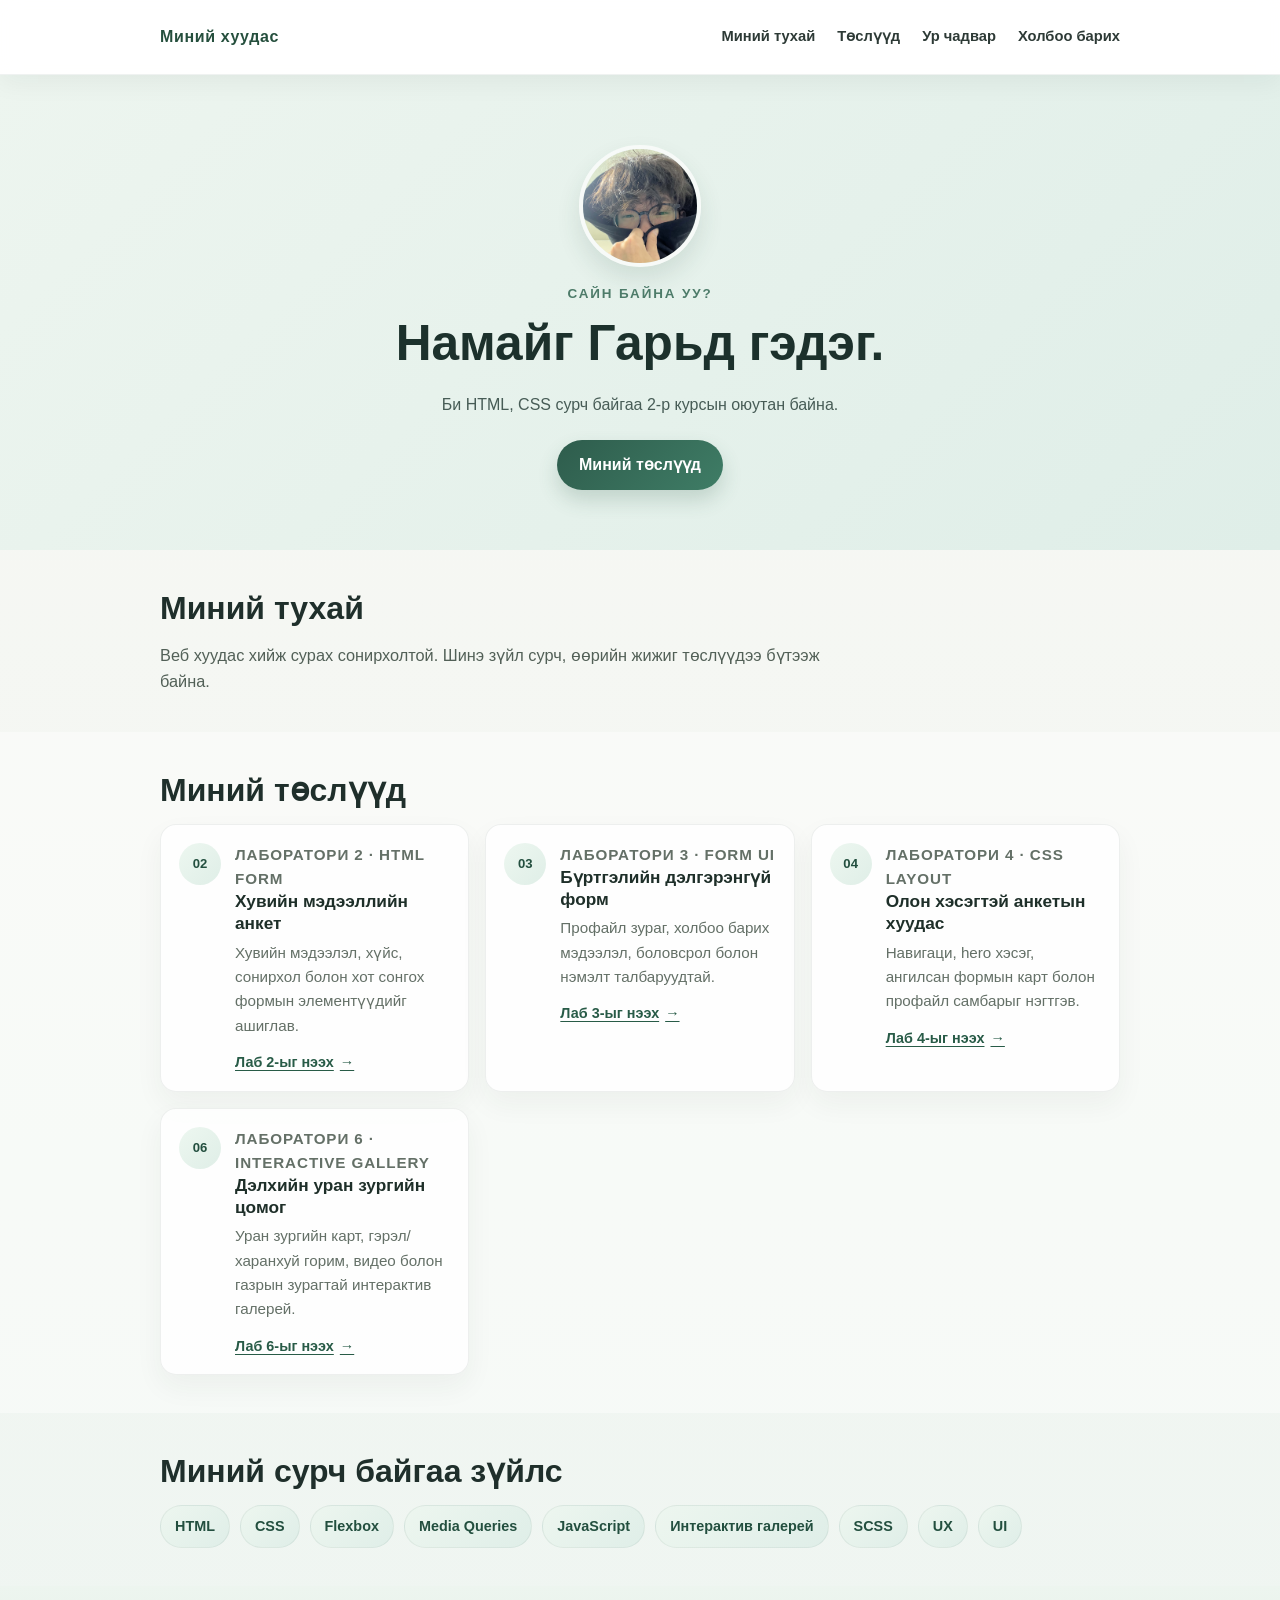
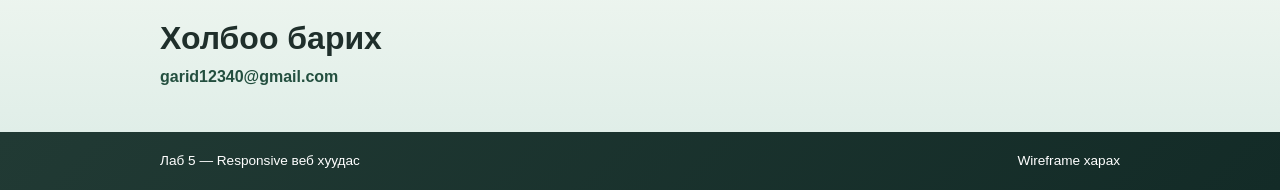
<file: index.html>
<!DOCTYPE html>
<html lang="mn">
<head>
  <meta charset="UTF-8">
  <meta name="viewport" content="width=device-width, initial-scale=1">
  <title>Лаб 5 | Миний танилцуулга</title>
  <link rel="stylesheet" href="lab5.css">
</head>
<body>
  <header class="site-header">
    <div class="container header-inner">
      <a class="logo" href="#home">Миний хуудас</a>

      <input class="menu-toggle" type="checkbox" id="menu-toggle" aria-label="Навигацийн цэс нээх">
      <label class="menu-button" for="menu-toggle" aria-hidden="true">
        <span></span><span></span><span></span>
      </label>

      <nav class="main-nav" aria-label="Үндсэн цэс">
        <a href="#about">Миний тухай</a>
        <a href="#projects">Төслүүд</a>
        <a href="#skills">Ур чадвар</a>
        <a href="#contact">Холбоо барих</a>
      </nav>
    </div>
  </header>

  <main id="home">
    <section class="intro">
      <div class="container intro-content">
        <img class="profile-photo" src="image.jpg" alt="Миний зураг">
        <p class="small-title">Сайн байна уу?</p>
        <h1>Намайг Гарьд гэдэг.</h1>
        <p class="intro-text">Би HTML, CSS сурч байгаа 2-р курсын оюутан байна.</p>
        <a class="button" href="#projects">Миний төслүүд</a>
      </div>
    </section>

    <section class="section" id="about">
      <div class="container about-content">
        <h2>Миний тухай</h2>
        <p>Веб хуудас хийж сурах сонирхолтой. Шинэ зүйл сурч, өөрийн жижиг төслүүдээ бүтээж байна.</p>
      </div>
    </section>

    <section class="section section-soft" id="projects">
      <div class="container">
        <h2>Миний төслүүд</h2>
        <div class="project-list">
          <article class="project-card">
            <span class="project-number">02</span>
            <div class="project-copy">
              <p class="project-label">Лаборатори 2 · HTML Form</p>
              <h3>Хувийн мэдээллийн анкет</h3>
              <p>Хувийн мэдээлэл, хүйс, сонирхол болон хот сонгох формын элементүүдийг ашиглав.</p>
              <a class="project-link" href="lab2taniltsuulga.html">Лаб 2-ыг нээх <span aria-hidden="true">→</span></a>
            </div>
          </article>
          <article class="project-card">
            <span class="project-number">03</span>
            <div class="project-copy">
              <p class="project-label">Лаборатори 3 · Form UI</p>
              <h3>Бүртгэлийн дэлгэрэнгүй форм</h3>
              <p>Профайл зураг, холбоо барих мэдээлэл, боловсрол болон нэмэлт талбаруудтай.</p>
              <a class="project-link" href="lab3.html">Лаб 3-ыг нээх <span aria-hidden="true">→</span></a>
            </div>
          </article>
          <article class="project-card">
            <span class="project-number">04</span>
            <div class="project-copy">
              <p class="project-label">Лаборатори 4 · CSS Layout</p>
              <h3>Олон хэсэгтэй анкетын хуудас</h3>
              <p>Навигаци, hero хэсэг, ангилсан формын карт болон профайл самбарыг нэгтгэв.</p>
              <a class="project-link" href="lab4.html">Лаб 4-ыг нээх <span aria-hidden="true">→</span></a>
            </div>
          </article>
          <article class="project-card">
            <span class="project-number">06</span>
            <div class="project-copy">
              <p class="project-label">Лаборатори 6 · Interactive Gallery</p>
              <h3>Дэлхийн уран зургийн цомог</h3>
              <p>Уран зургийн карт, гэрэл/харанхуй горим, видео болон газрын зурагтай интерактив галерей.</p>
              <a class="project-link" href="lab6-gallery.html">Лаб 6-ыг нээх <span aria-hidden="true">→</span></a>
            </div>
          </article>
        </div>
      </div>
    </section>

    <section class="section" id="skills">
      <div class="container">
        <h2>Миний сурч байгаа зүйлс</h2>
        <ul class="skill-list">
          <li>HTML</li>
          <li>CSS</li>
          <li>Flexbox</li>
          <li>Media Queries</li>
          <li>JavaScript</li>
          <li>Интерактив галерей</li>
          <li>SCSS</li>
          <li>UX</li>
          <li>UI</li>
        </ul>
      </div>
    </section>

    <section class="contact-section" id="contact">
      <div class="container">
        <h2>Холбоо барих</h2>
        <p><a href="mailto:example@mail.mn">garid12340@gmail.com</a></p>
      </div>
    </section>
  </main>

  <footer class="site-footer">
    <div class="container footer-content">
      <p>Лаб 5 — Responsive веб хуудас</p>
      <a href="lab5-wireframe.html">Wireframe харах</a>
    </div>
  </footer>
</body>
</html>
</file>
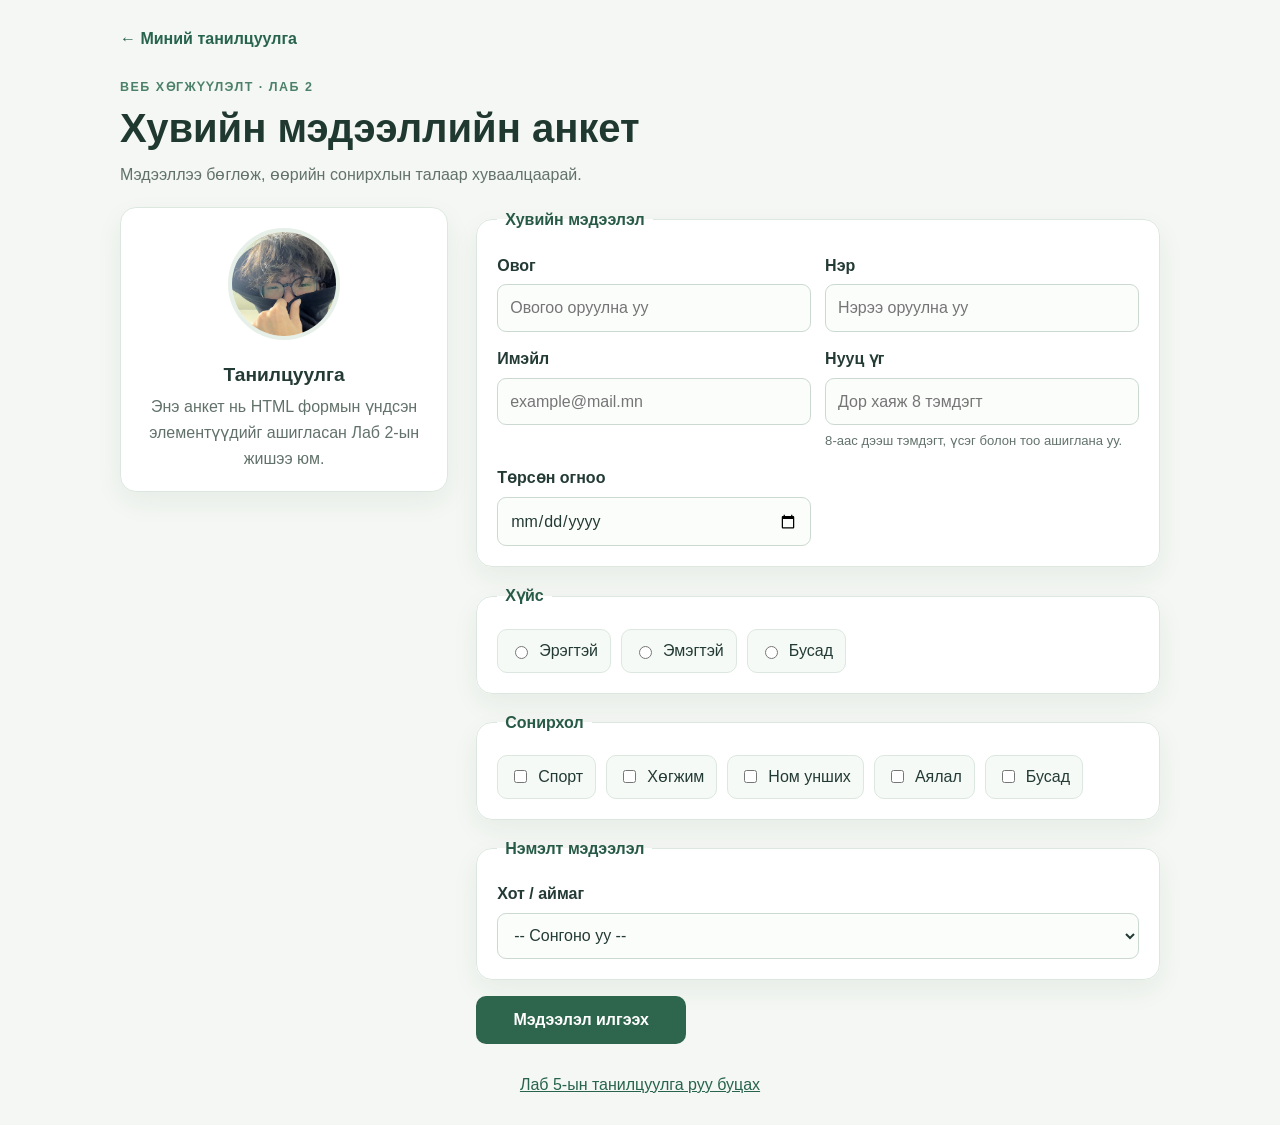
<file: lab2taniltsuulga.html>
<!DOCTYPE html>
<html lang="mn">
<head>
  <meta charset="UTF-8">
  <meta name="viewport" content="width=device-width, initial-scale=1">
  <meta name="description" content="Лаб 2: Хувийн мэдээлэл оруулах анкетын жишээ.">
  <title>Лаб 2 | Хувийн мэдээллийн анкет</title>
  <link rel="stylesheet" href="lab2.css">
</head>
<body>
  <header class="page-header">
    <a class="back-link" href="lab5.html">← Миний танилцуулга</a>
    <p class="eyebrow">ВЕБ ХӨГЖҮҮЛЭЛТ · ЛАБ 2</p>
    <h1>Хувийн мэдээллийн анкет</h1>
    <p class="lead">Мэдээллээ бөглөж, өөрийн сонирхлын талаар хуваалцаарай.</p>
  </header>

  <main class="page-layout">
    <aside class="profile-card" aria-label="Танилцуулга">
      <img src="image.jpg" alt="Профайлын зураг" class="profile-image">
      <h2>Танилцуулга</h2>
      <p>Энэ анкет нь HTML формын үндсэн элементүүдийг ашигласан Лаб 2-ын жишээ юм.</p>
    </aside>

    <form class="profile-form" action="#" method="post">
      <fieldset class="form-card">
        <legend>Хувийн мэдээлэл</legend>
        <div class="fields">
          <div class="field">
            <label for="surname">Овог</label>
            <input id="surname" name="surname" type="text" autocomplete="family-name"
                   placeholder="Овогоо оруулна уу" minlength="2" required>
          </div>
          <div class="field">
            <label for="name">Нэр</label>
            <input id="name" name="name" type="text" autocomplete="given-name"
                   placeholder="Нэрээ оруулна уу" minlength="2" required>
          </div>
          <div class="field">
            <label for="email">Имэйл</label>
            <input id="email" name="email" type="email" autocomplete="email"
                   placeholder="example@mail.mn" required>
          </div>
          <div class="field">
            <label for="password">Нууц үг</label>
            <input id="password" name="password" type="password" autocomplete="new-password"
                   placeholder="Дор хаяж 8 тэмдэгт" minlength="8"
                   pattern="(?=.*\d)(?=.*[a-zA-Z]).{8,}"
                   title="Дор хаяж 8 тэмдэгт, үсэг болон тоо агуулсан байх ёстой" required>
            <small>8-аас дээш тэмдэгт, үсэг болон тоо ашиглана уу.</small>
          </div>
          <div class="field">
            <label for="birthdate">Төрсөн огноо</label>
            <input id="birthdate" name="birthdate" type="date" required>
          </div>
        </div>
      </fieldset>

      <fieldset class="form-card">
        <legend>Хүйс</legend>
        <div class="choice-list">
          <label class="choice"><input type="radio" name="gender" value="male" required> Эрэгтэй</label>
          <label class="choice"><input type="radio" name="gender" value="female"> Эмэгтэй</label>
          <label class="choice"><input type="radio" name="gender" value="other"> Бусад</label>
        </div>
      </fieldset>

      <fieldset class="form-card">
        <legend>Сонирхол</legend>
        <div class="choice-list">
          <label class="choice"><input type="checkbox" name="interests" value="sport"> Спорт</label>
          <label class="choice"><input type="checkbox" name="interests" value="music"> Хөгжим</label>
          <label class="choice"><input type="checkbox" name="interests" value="reading"> Ном унших</label>
          <label class="choice"><input type="checkbox" name="interests" value="travel"> Аялал</label>
          <label class="choice"><input type="checkbox" name="interests" value="other"> Бусад</label>
        </div>
      </fieldset>

      <fieldset class="form-card">
        <legend>Нэмэлт мэдээлэл</legend>
        <div class="field">
          <label for="city">Хот / аймаг</label>
          <select id="city" name="city" required>
            <option value="">-- Сонгоно уу --</option>
            <option value="ulaanbaatar">Улаанбаатар</option>
            <option value="darkhan">Дархан</option>
            <option value="erdenet">Эрдэнэт</option>
            <option value="other">Бусад</option>
          </select>
        </div>
      </fieldset>

      <button class="submit-button" type="submit">Мэдээлэл илгээх</button>
    </form>
  </main>

  <footer class="page-footer">
    <a href="lab5.html">Лаб 5-ын танилцуулга руу буцах</a>
  </footer>
</body>
</html>
</file>
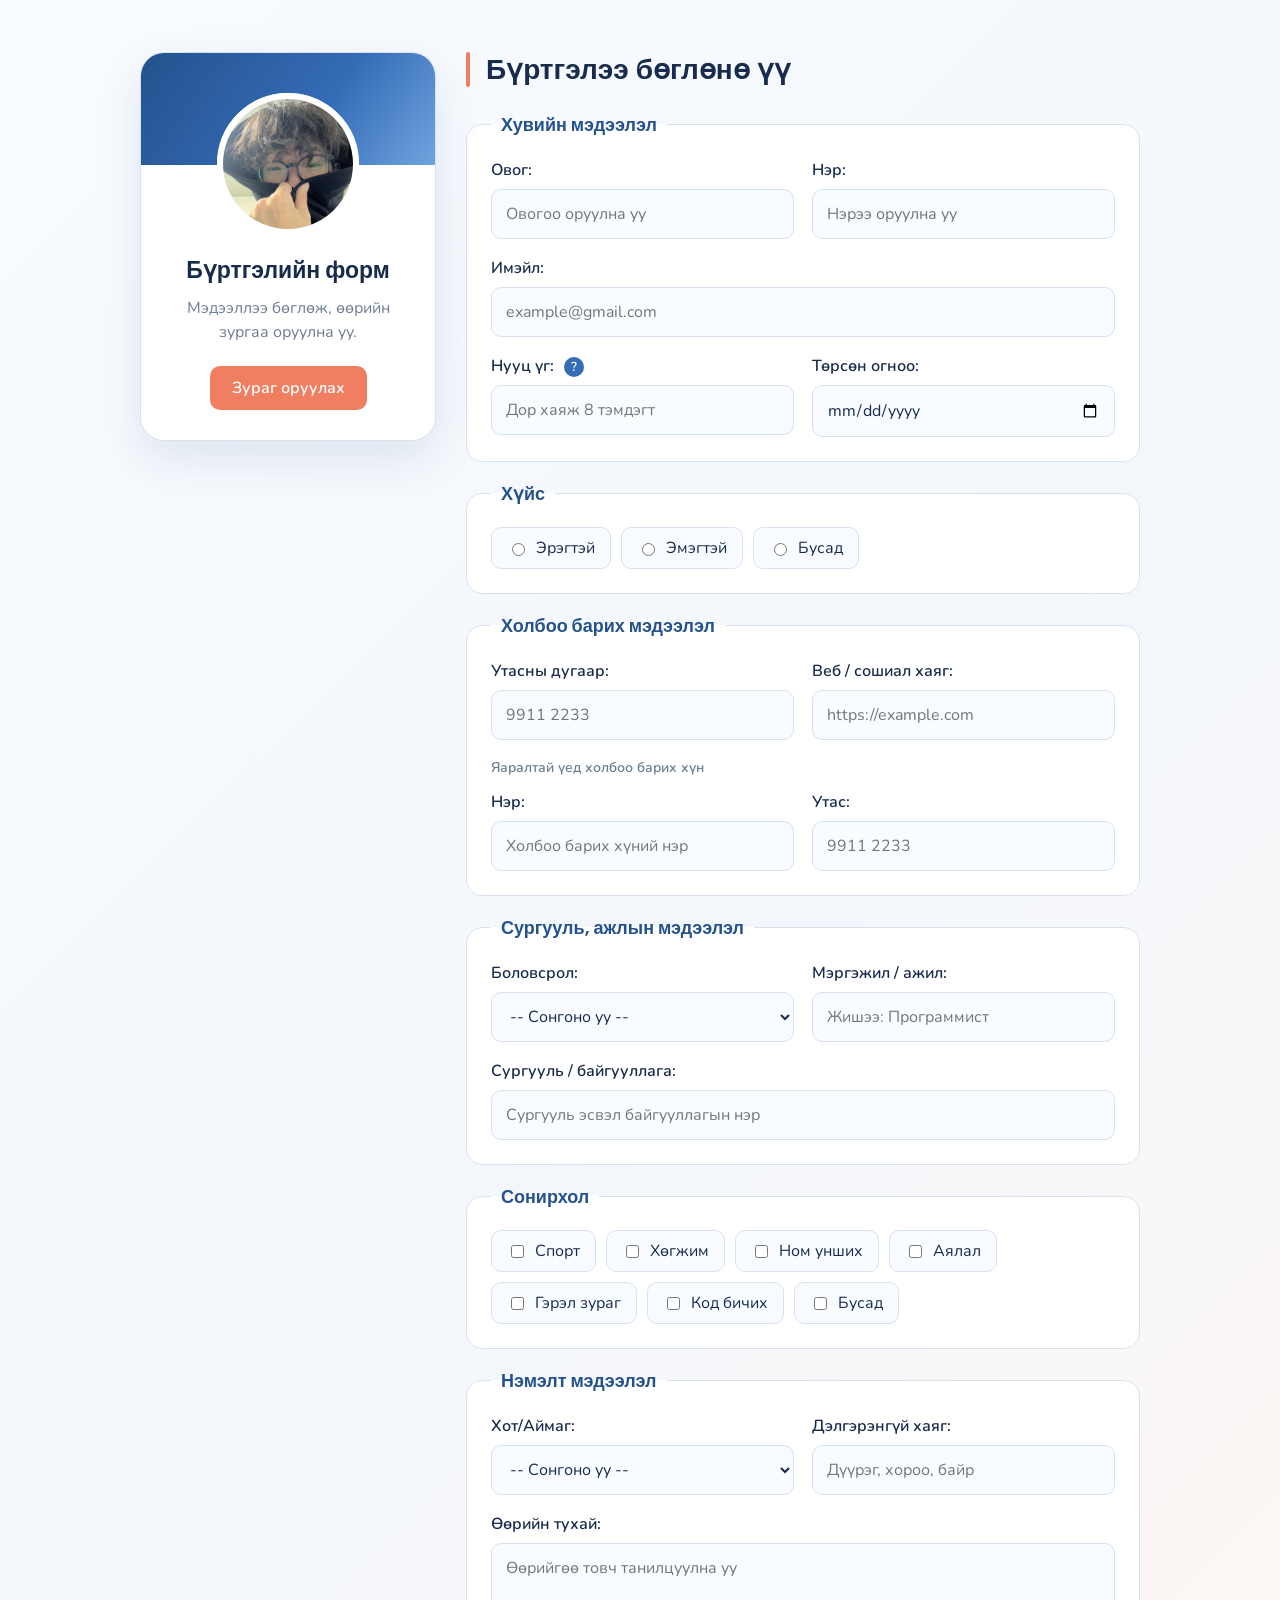
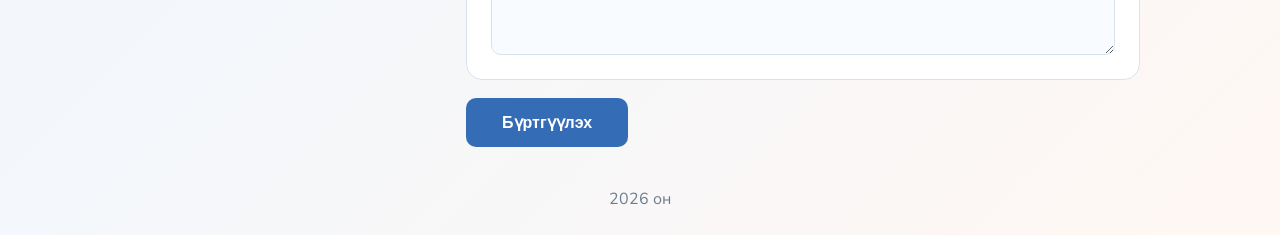
<file: lab3.html>
<!DOCTYPE html>
<html lang="mn">
<head>
  <meta charset="UTF-8">
  <meta name="viewport" content="width=device-width, initial-scale=1">
  <title>Lab3 - Бүртгэлийн форм</title>
  <link href="https://fonts.googleapis.com/css2?family=Poppins:wght@600&family=Nunito:wght@400;600&display=swap" rel="stylesheet">
  <link rel="stylesheet" href="lab3.css">
</head>
<body>
<main class="layout">

  <aside class="profile">
    <div class="profile-banner"></div>
    <div class="avatar">
      <img id="avatarImg" class="avatar-img" src="image.jpg" alt="Миний зураг" onerror="this.style.visibility='hidden'">
    </div>
    <h1 class="profile-title">Бүртгэлийн форм</h1>
    <p class="profile-text">Мэдээллээ бөглөж, өөрийн зургаа оруулна уу.</p>
    <label class="photo-btn">Зураг оруулах
      <input type="file" id="photo" class="visually-hidden" accept="image/*">
    </label>
  </aside>

  <form class="form" action="#" method="post">
    <header class="form-intro"><h2>Бүртгэлээ бөглөнө үү</h2></header>

    <fieldset class="card">
      <legend class="card-title">Хувийн мэдээлэл</legend>
      <div class="row">
        <div class="field">
          <label for="surname">Овог:</label>
          <input class="input" id="surname" name="surname" placeholder="Овогоо оруулна уу" required minlength="2">
        </div>
        <div class="field">
          <label for="name">Нэр:</label>
          <input class="input" id="name" name="name" placeholder="Нэрээ оруулна уу" required minlength="2">
        </div>
      </div>
      <div class="field">
        <label for="email">Имэйл:</label>
        <input class="input" type="email" id="email" name="email" placeholder="example@gmail.com" required>
      </div>
      <div class="row">
        <div class="field">
          <label for="password">Нууц үг:
            <span class="tooltip" tabindex="0">?
              <span class="tooltip-text">Дор хаяж 8 тэмдэгт, үсэг болон тоо агуулсан байх ёстой</span>
            </span>
          </label>
          <input class="input" type="password" id="password" name="password" placeholder="Дор хаяж 8 тэмдэгт"
                 required pattern="(?=.*\d)(?=.*[a-zA-Z]).{8,}">
        </div>
        <div class="field">
          <label for="birthdate">Төрсөн огноо:</label>
          <input class="input" type="date" id="birthdate" name="birthdate" required>
        </div>
      </div>
    </fieldset>

    <fieldset class="card">
      <legend class="card-title">Хүйс</legend>
      <div class="choice-group">
        <label class="choice"><input type="radio" name="gender" value="male" required> Эрэгтэй</label>
        <label class="choice"><input type="radio" name="gender" value="female"> Эмэгтэй</label>
        <label class="choice"><input type="radio" name="gender" value="other"> Бусад</label>
      </div>
    </fieldset>

    <fieldset class="card">
      <legend class="card-title">Холбоо барих мэдээлэл</legend>
      <div class="row">
        <div class="field">
          <label for="phone">Утасны дугаар:</label>
          <input class="input" type="tel" id="phone" name="phone" placeholder="9911 2233" pattern="[0-9\s+()-]{8,}" required>
        </div>
        <div class="field">
          <label for="social">Веб / сошиал хаяг:</label>
          <input class="input" type="url" id="social" name="social" placeholder="https://example.com">
        </div>
      </div>
      <div class="subsection-title">Яаралтай үед холбоо барих хүн</div>
      <div class="row">
        <div class="field">
          <label for="emergency-name">Нэр:</label>
          <input class="input" id="emergency-name" name="emergency-name" placeholder="Холбоо барих хүний нэр">
        </div>
        <div class="field">
          <label for="emergency-phone">Утас:</label>
          <input class="input" type="tel" id="emergency-phone" name="emergency-phone" placeholder="9911 2233" pattern="[0-9\s+()-]{8,}">
        </div>
      </div>
    </fieldset>

    <fieldset class="card">
      <legend class="card-title">Сургууль, ажлын мэдээлэл</legend>
      <div class="row">
        <div class="field">
          <label for="education">Боловсрол:</label>
          <select class="input" id="education" name="education" required>
            <option value="">-- Сонгоно уу --</option>
            <option>Бүрэн дунд</option>
            <option>Оюутан</option>
            <option>Бакалавр</option>
            <option>Магистр</option>
            <option>Бусад</option>
          </select>
        </div>
        <div class="field">
          <label for="occupation">Мэргэжил / ажил:</label>
          <input class="input" id="occupation" name="occupation" placeholder="Жишээ: Программист" required minlength="2">
        </div>
      </div>
      <div class="field">
        <label for="school">Сургууль / байгууллага:</label>
        <input class="input" id="school" name="school" placeholder="Сургууль эсвэл байгууллагын нэр">
      </div>
    </fieldset>

    <fieldset class="card">
      <legend class="card-title">Сонирхол</legend>
      <div class="choice-group">
        <label class="choice"><input type="checkbox" name="interests" value="sport"> Спорт</label>
        <label class="choice"><input type="checkbox" name="interests" value="music"> Хөгжим</label>
        <label class="choice"><input type="checkbox" name="interests" value="reading"> Ном унших</label>
        <label class="choice"><input type="checkbox" name="interests" value="travel"> Аялал</label>
        <label class="choice"><input type="checkbox" name="interests" value="photography"> Гэрэл зураг</label>
        <label class="choice"><input type="checkbox" name="interests" value="coding"> Код бичих</label>
        <label class="choice"><input type="checkbox" name="interests" value="other"> Бусад</label>
      </div>
    </fieldset>

    <fieldset class="card">
      <legend class="card-title">Нэмэлт мэдээлэл</legend>
      <div class="row">
        <div class="field">
          <label for="city">Хот/Аймаг:</label>
          <select class="input" id="city" name="city" required>
            <option value="">-- Сонгоно уу --</option>
            <option>Улаанбаатар</option>
            <option>Дархан</option>
            <option>Эрдэнэт</option>
            <option>Бусад</option>
          </select>
        </div>
        <div class="field">
          <label for="address">Дэлгэрэнгүй хаяг:</label>
          <input class="input" id="address" name="address" placeholder="Дүүрэг, хороо, байр">
        </div>
      </div>
      <div class="field">
        <label for="bio">Өөрийн тухай:</label>
        <textarea class="input" id="bio" name="bio" placeholder="Өөрийгөө товч танилцуулна уу"></textarea>
      </div>
    </fieldset>

    <button class="btn" type="submit">Бүртгүүлэх</button>
  </form>
</main>

<footer class="footer">2026 он</footer>

<script>
  photo.onchange = e => {
    avatarImg.src = URL.createObjectURL(e.target.files[0]);
    avatarImg.style.visibility = 'visible';
  };
</script>
</body>
</html>
</file>
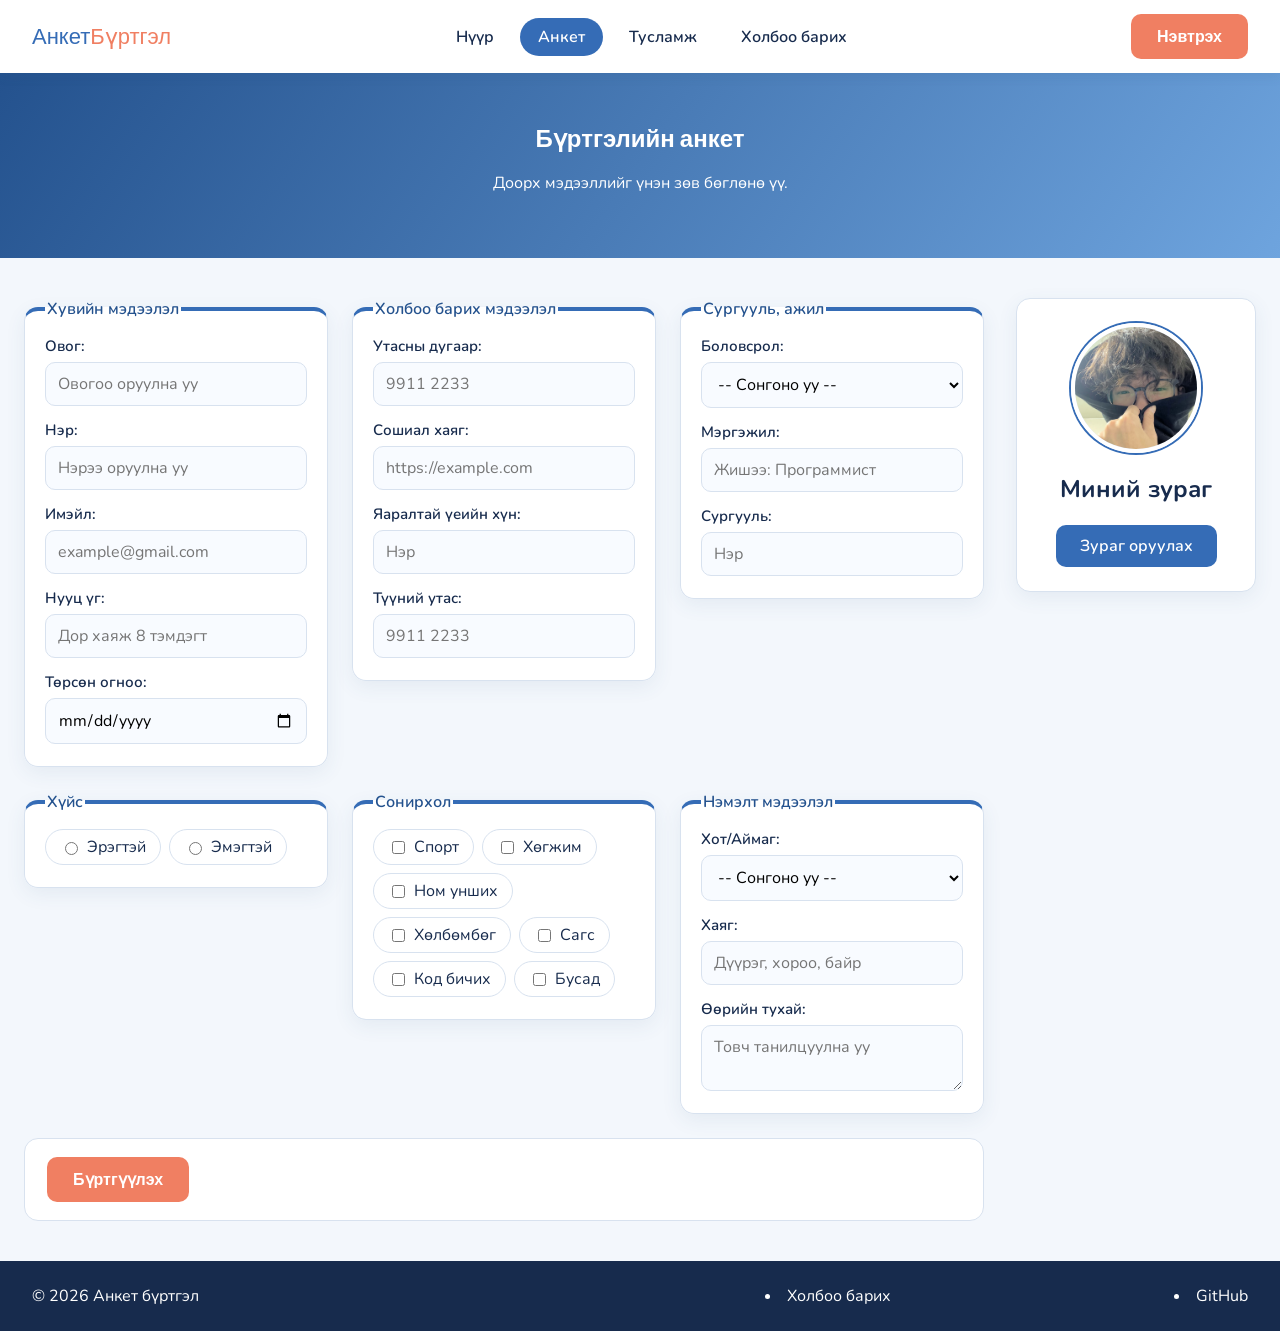
<file: lab4.html>
<!DOCTYPE html>
<html lang="mn">
<head>
  <meta charset="UTF-8">
  <meta name="viewport" content="width=device-width, initial-scale=1">
  <title>Lab4 - Бүртгэлийн анкет</title>
  <link href="https://fonts.googleapis.com/css2?family=Poppins:wght@600&family=Nunito:wght@400;600&display=swap" rel="stylesheet">
  <link rel="stylesheet" href="lab4.css">
</head>
<body>

  <header class="site-header">
    <a class="logo" href="#">Анкет<span>Бүртгэл</span></a>
    <nav class="nav" aria-label="Үндсэн цэс">
      <ul class="nav-list">
        <li><a class="nav-link" href="#">Нүүр</a></li>
        <li><a class="nav-link active" href="#">Анкет</a></li>
        <li><a class="nav-link" href="#">Тусламж</a></li>
        <li><a class="nav-link" href="#">Холбоо барих</a></li>
      </ul>
    </nav>
    <a class="btn" href="#">Нэвтрэх</a>
  </header>

  <section class="hero">
    <h1>Бүртгэлийн анкет</h1>
    <p>Доорх мэдээллийг үнэн зөв бөглөнө үү.</p>
  </section>

  <div class="layout">
    <main class="content">
      <form class="form" action="#" method="post">
        <div class="cards">

          <fieldset class="card">
            <legend class="card-title">Хувийн мэдээлэл</legend>
            <div class="fields">
              <div class="field">
                <label for="surname">Овог:</label>
                <input class="input" id="surname" name="surname" placeholder="Овогоо оруулна уу" required minlength="2">
              </div>
              <div class="field">
                <label for="name">Нэр:</label>
                <input class="input" id="name" name="name" placeholder="Нэрээ оруулна уу" required minlength="2">
              </div>
              <div class="field">
                <label for="email">Имэйл:</label>
                <input class="input" type="email" id="email" name="email" placeholder="example@gmail.com" required>
              </div>
              <div class="field">
                <label for="password">Нууц үг:</label>
                <input class="input" type="password" id="password" name="password" placeholder="Дор хаяж 8 тэмдэгт"
                required pattern="(?=.*\d)(?=.*[a-zA-Z]).{8,}" title="Дор хаяж 8 тэмдэгт, үсэг болон тоо агуулсан байх ёстой">
              </div>
              <div class="field">
                <label for="birthdate">Төрсөн огноо:</label>
                <input class="input" type="date" id="birthdate" name="birthdate" required>
              </div>
            </div>
          </fieldset>

          <fieldset class="card">
            <legend class="card-title">Холбоо барих мэдээлэл</legend>
            <div class="fields">
              <div class="field">
                <label for="phone">Утасны дугаар:</label>
                <input class="input" type="tel" id="phone" name="phone" placeholder="9911 2233" pattern="[0-9\s+()-]{8,}" required>
              </div>
              <div class="field">
                <label for="social">Сошиал хаяг:</label>
                <input class="input" type="url" id="social" name="social" placeholder="https://example.com">
              </div>
              <div class="field">
                <label for="emergency-name">Яаралтай үеийн хүн:</label>
                <input class="input" id="emergency-name" name="emergency-name" placeholder="Нэр">
              </div>
              <div class="field">
                <label for="emergency-phone">Түүний утас:</label>
                <input class="input" type="tel" id="emergency-phone" name="emergency-phone" placeholder="9911 2233" pattern="[0-9\s+()-]{8,}">
              </div>
            </div>
          </fieldset>

          <fieldset class="card">
            <legend class="card-title">Сургууль, ажил</legend>
            <div class="fields">
              <div class="field">
                <label for="education">Боловсрол:</label>
                <select class="input" id="education" name="education" required>
                <option value="">-- Сонгоно уу --</option>
                <option>Бүрэн дунд</option>
                <option>Оюутан</option>
                <option>Бакалавр</option>
                <option>Магистр</option>
                <option>Бусад</option>
                </select>
              </div>
              <div class="field">
                <label for="occupation">Мэргэжил:</label>
                <input class="input" id="occupation" name="occupation" placeholder="Жишээ: Программист" required minlength="2">
              </div>
              <div class="field">
                <label for="school">Сургууль:</label>
                <input class="input" id="school" name="school" placeholder="Нэр">
              </div>
            </div>
          </fieldset>

          <fieldset class="card">
            <legend class="card-title">Хүйс</legend>
            <div class="choice-group">
              <label class="choice"><input type="radio" name="gender" value="male" required> Эрэгтэй</label>
              <label class="choice"><input type="radio" name="gender" value="female"> Эмэгтэй</label>
            </div>
          </fieldset>

          <fieldset class="card">
            <legend class="card-title">Сонирхол</legend>
            <div class="choice-group">
              <label class="choice"><input type="checkbox" name="interests" value="sport"> Спорт</label>
              <label class="choice"><input type="checkbox" name="interests" value="music"> Хөгжим</label>
              <label class="choice"><input type="checkbox" name="interests" value="reading"> Ном унших</label>
              <label class="choice"><input type="checkbox" name="interests" value="travel"> Хөлбөмбөг</label>
              <label class="choice"><input type="checkbox" name="interests" value="photography"> Сагс</label>
              <label class="choice"><input type="checkbox" name="interests" value="coding"> Код бичих</label>
              <label class="choice"><input type="checkbox" name="interests" value="other"> Бусад</label>
            </div>
          </fieldset>

          <fieldset class="card">
            <legend class="card-title">Нэмэлт мэдээлэл</legend>
            <div class="fields">
              <div class="field">
                <label for="city">Хот/Аймаг:</label>
                <select class="input" id="city" name="city" required>
                <option value="">-- Сонгоно уу --</option>
                <option>Улаанбаатар</option>
                <option>Дархан</option>
                <option>Эрдэнэт</option>
                <option>Бусад</option>
                </select>
              </div>
              <div class="field">
                <label for="address">Хаяг:</label>
                <input class="input" id="address" name="address" placeholder="Дүүрэг, хороо, байр">
              </div>
              <div class="field field-wide">
                <label for="bio">Өөрийн тухай:</label>
                <textarea rows="2" class="input" id="bio" name="bio" placeholder="Товч танилцуулна уу"></textarea>
              </div>
            </div>
          </fieldset>

        </div>

        <div class="form-footer">
          <button class="btn" type="submit">Бүртгүүлэх</button>
        </div>
      </form>
    </main>

    <aside class="sidebar">
      <section class="widget profile">
        <div class="avatar">
          <img id="avatarImg" class="avatar-img" src="image.jpg" alt="Миний зураг" onerror="this.style.visibility='hidden'">
        </div>
        <h2>Миний зураг</h2>
        <label class="photo-btn">Зураг оруулах
          <input type="file" id="photo" hidden accept="image/*">
        </label>
      </section>
    </aside>
  </div>

  <footer class="site-footer">
    <p>&copy; 2026 Анкет бүртгэл</p>
    <ul class="footer-links"></ul>
      <li><a href="#">Холбоо барих</a></li>
      <li><a href="#">GitHub</a></li>
    </ul>
  </footer>

  <script>
    photo.onchange = e => {
      avatarImg.src = URL.createObjectURL(e.target.files[0]);
      avatarImg.style.visibility = 'visible';
    };
  </script>
</body>
</html>
</file>
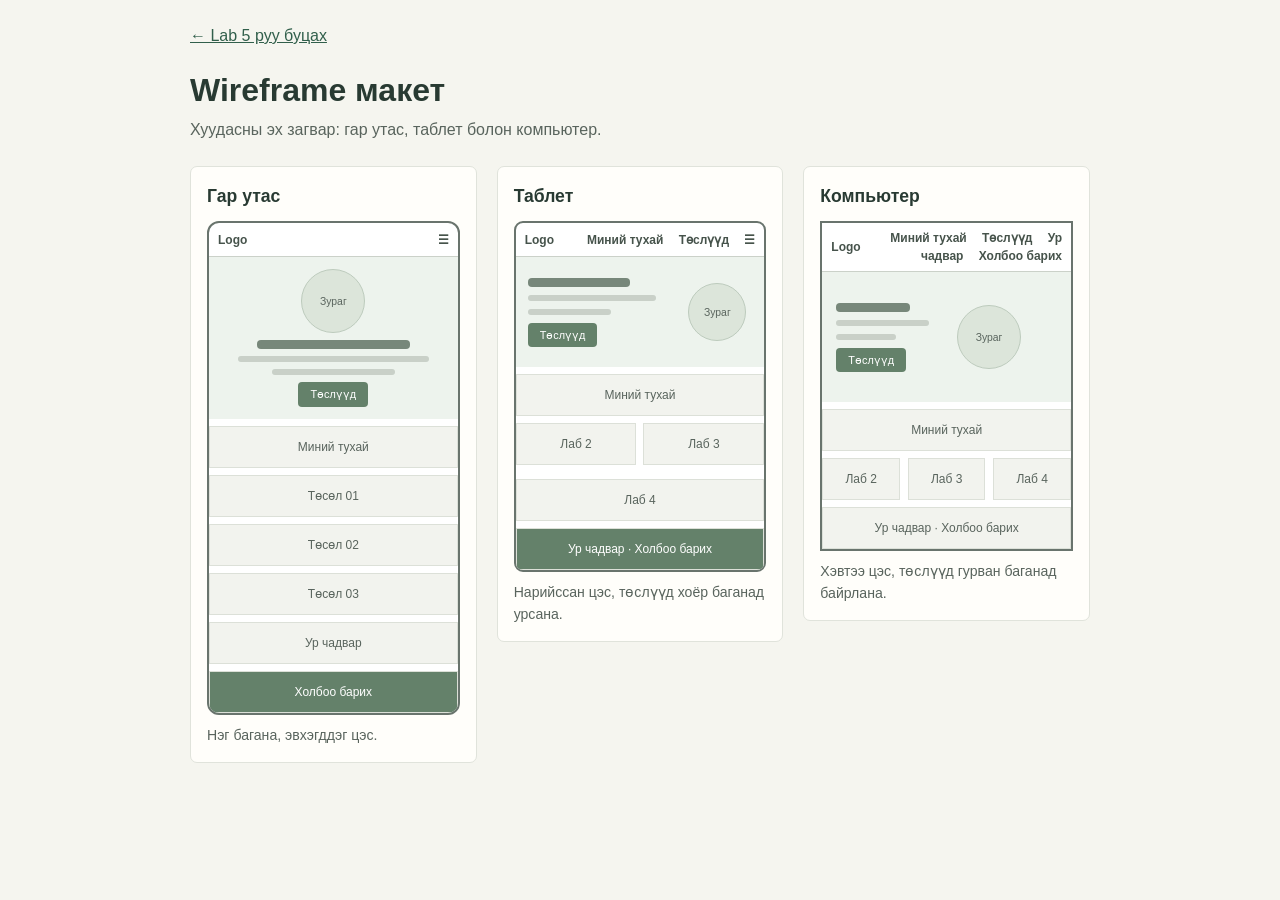
<file: lab5-wireframe.html>
<!DOCTYPE html>
<html lang="mn">
<head>
  <meta charset="UTF-8">
  <meta name="viewport" content="width=device-width, initial-scale=1">
  <title>Лаб 5 | Wireframe</title>
  <link rel="stylesheet" href="lab5-wireframe.css">
</head>
<body>
  <header class="page-header">
    <a href="lab5.html">← Lab 5 руу буцах</a>
    <h1>Wireframe макет</h1>
    <p>Хуудасны эх загвар: гар утас, таблет болон компьютер.</p>
  </header>

  <main class="container">
    <div class="wireframe-list">
      <section class="wireframe">
        <h2>Гар утас</h2>
        <div class="phone">
          <div class="bar">Logo <span>☰</span></div>
          <div class="phone-hero">
            <div class="photo-placeholder">Зураг</div>
            <div class="line line-title"></div>
            <div class="line"></div>
            <div class="line line-short"></div>
            <div class="button-placeholder">Төслүүд</div>
          </div>
          <div class="block">Миний тухай</div>
          <div class="block">Төсөл 01</div>
          <div class="block">Төсөл 02</div>
          <div class="block">Төсөл 03</div>
          <div class="block">Ур чадвар</div>
          <div class="block block-footer">Холбоо барих</div>
        </div>
        <p>Нэг багана, эвхэгддэг цэс.</p>
      </section>

      <section class="wireframe">
        <h2>Таблет</h2>
        <div class="tablet">
          <div class="bar">Logo <span>Миний тухай　 Төслүүд　 ☰</span></div>
          <div class="tablet-hero">
            <div class="hero-copy">
              <div class="line line-title"></div>
              <div class="line"></div>
              <div class="line line-short"></div>
              <div class="button-placeholder">Төслүүд</div>
            </div>
            <div class="photo-placeholder">Зураг</div>
          </div>
          <div class="block">Миний тухай</div>
          <div class="tablet-projects">
            <div class="block">Лаб 2</div>
            <div class="block">Лаб 3</div>
            <div class="block">Лаб 4</div>
          </div>
          <div class="block block-footer">Ур чадвар · Холбоо барих</div>
        </div>
        <p>Нарийссан цэс, төслүүд хоёр баганад урсана.</p>
      </section>

      <section class="wireframe">
        <h2>Компьютер</h2>
        <div class="desktop">
          <div class="bar">Logo <span>Миний тухай　 Төслүүд　 Ур чадвар　 Холбоо барих</span></div>
          <div class="desktop-hero">
            <div class="hero-copy">
              <div class="line line-title"></div>
              <div class="line"></div>
              <div class="line line-short"></div>
              <div class="button-placeholder">Төслүүд</div>
            </div>
            <div class="photo-placeholder">Зураг</div>
          </div>
          <div class="block">Миний тухай</div>
          <div class="desktop-projects">
          <div class="block">Лаб 2</div>
          <div class="block">Лаб 3</div>
          <div class="block">Лаб 4</div>
          </div>
          <div class="block">Ур чадвар · Холбоо барих</div>
        </div>
        <p>Хэвтээ цэс, төслүүд гурван баганад байрлана.</p>
      </section>
    </div>
  </main>
</body>
</html>
</file>
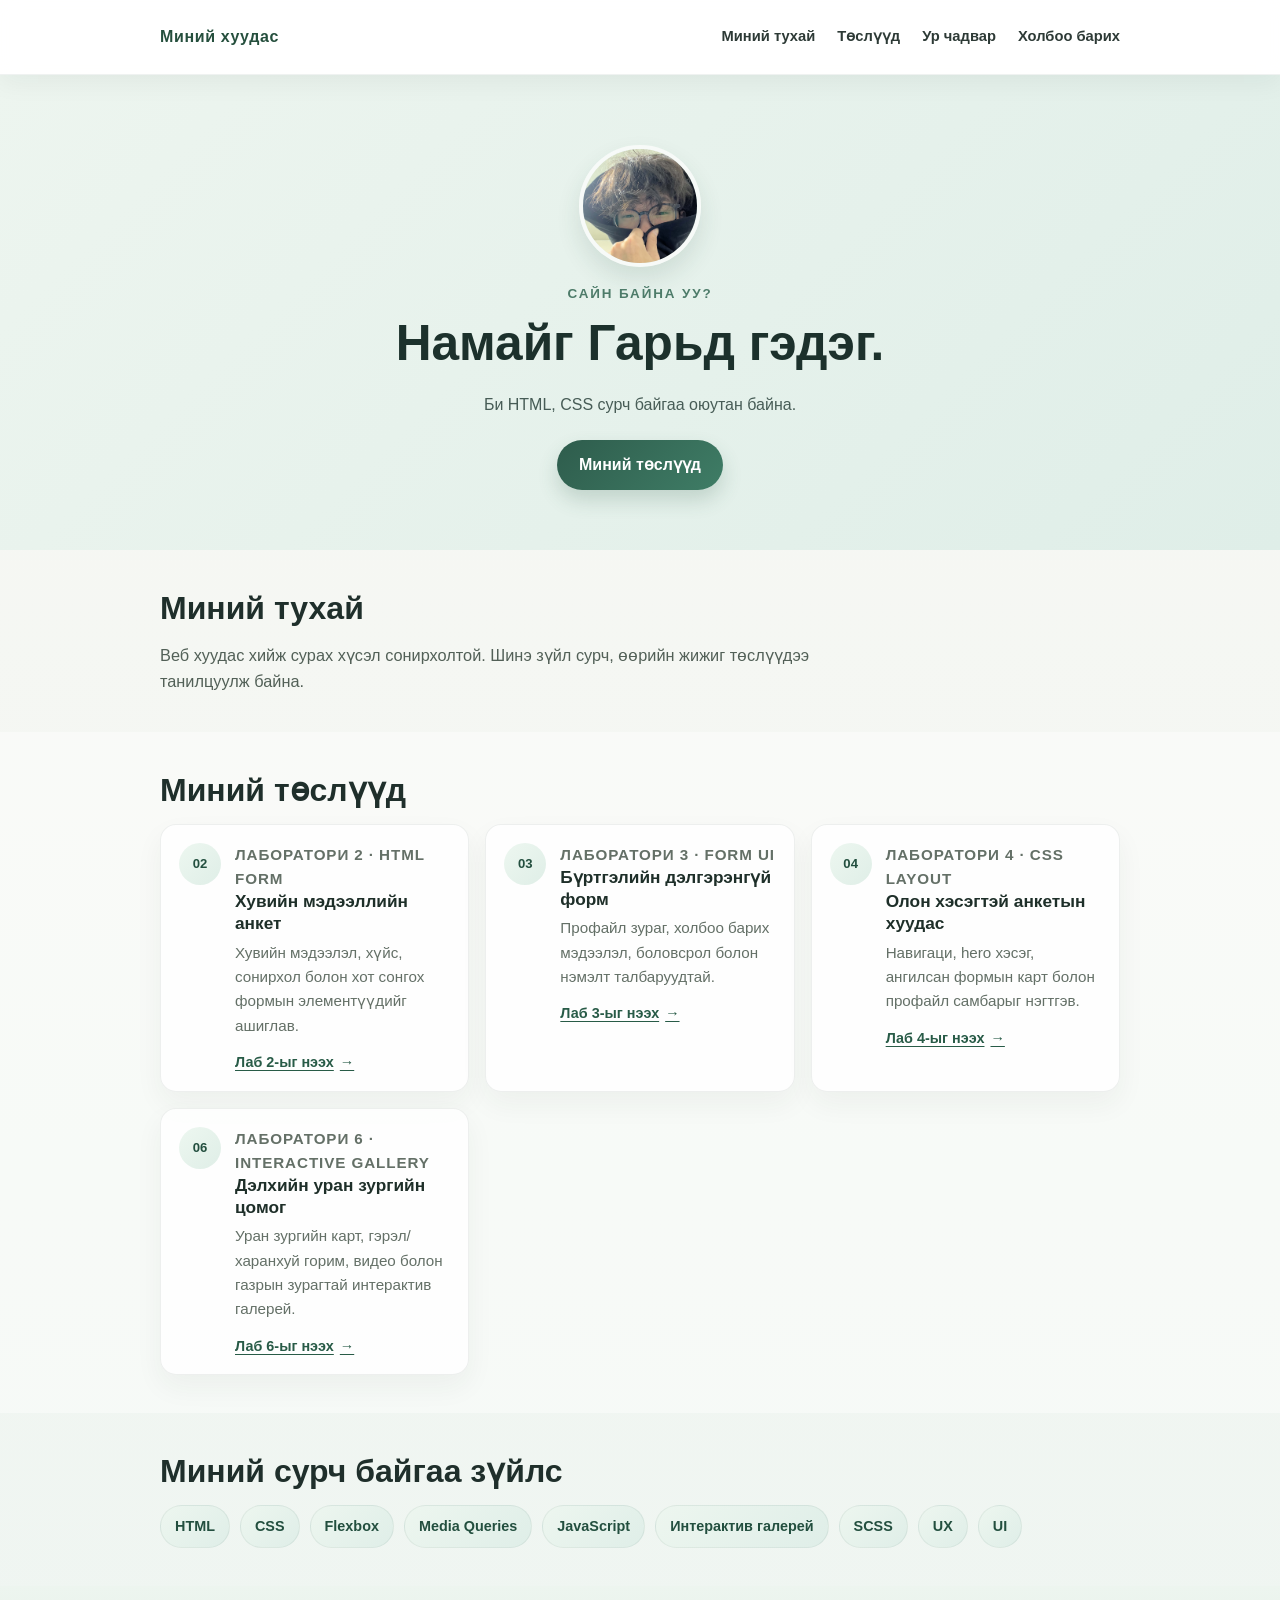
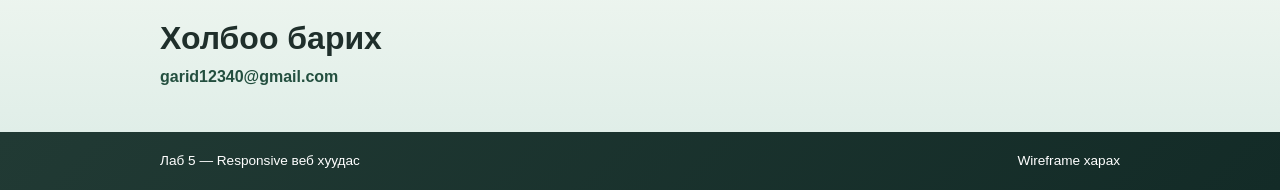
<file: lab5.html>
<!DOCTYPE html>
<html lang="mn">
<head>
  <meta charset="UTF-8">
  <meta name="viewport" content="width=device-width, initial-scale=1">
  <title>Лаб 5 | Миний танилцуулга</title>
  <link rel="stylesheet" href="lab5.css">
</head>
<body>
  <header class="site-header">
    <div class="container header-inner">
      <a class="logo" href="#home">Миний хуудас</a>

      <input class="menu-toggle" type="checkbox" id="menu-toggle" aria-label="Навигацийн цэс нээх">
      <label class="menu-button" for="menu-toggle" aria-hidden="true">
        <span></span><span></span><span></span>
      </label>

      <nav class="main-nav" aria-label="Үндсэн цэс">
        <a href="#about">Миний тухай</a>
        <a href="#projects">Төслүүд</a>
        <a href="#skills">Ур чадвар</a>
        <a href="#contact">Холбоо барих</a>
      </nav>
    </div>
  </header>

  <main id="home">
    <section class="intro">
      <div class="container intro-content">
        <img class="profile-photo" src="image.jpg" alt="Миний зураг">
        <p class="small-title">Сайн байна уу?</p>
        <h1>Намайг Гарьд гэдэг.</h1>
        <p class="intro-text">Би HTML, CSS сурч байгаа оюутан байна.</p>
        <a class="button" href="#projects">Миний төслүүд</a>
      </div>
    </section>

    <section class="section" id="about">
      <div class="container about-content">
        <h2>Миний тухай</h2>
        <p>Веб хуудас хийж сурах хүсэл сонирхолтой. Шинэ зүйл сурч, өөрийн жижиг төслүүдээ танилцуулж байна.</p>
      </div>
    </section>

    <section class="section section-soft" id="projects">
      <div class="container">
        <h2>Миний төслүүд</h2>
        <div class="project-list">
          <article class="project-card">
            <span class="project-number">02</span>
            <div class="project-copy">
              <p class="project-label">Лаборатори 2 · HTML Form</p>
              <h3>Хувийн мэдээллийн анкет</h3>
              <p>Хувийн мэдээлэл, хүйс, сонирхол болон хот сонгох формын элементүүдийг ашиглав.</p>
              <a class="project-link" href="lab2taniltsuulga.html">Лаб 2-ыг нээх <span aria-hidden="true">→</span></a>
            </div>
          </article>
          <article class="project-card">
            <span class="project-number">03</span>
            <div class="project-copy">
              <p class="project-label">Лаборатори 3 · Form UI</p>
              <h3>Бүртгэлийн дэлгэрэнгүй форм</h3>
              <p>Профайл зураг, холбоо барих мэдээлэл, боловсрол болон нэмэлт талбаруудтай.</p>
              <a class="project-link" href="lab3.html">Лаб 3-ыг нээх <span aria-hidden="true">→</span></a>
            </div>
          </article>
          <article class="project-card">
            <span class="project-number">04</span>
            <div class="project-copy">
              <p class="project-label">Лаборатори 4 · CSS Layout</p>
              <h3>Олон хэсэгтэй анкетын хуудас</h3>
              <p>Навигаци, hero хэсэг, ангилсан формын карт болон профайл самбарыг нэгтгэв.</p>
              <a class="project-link" href="lab4.html">Лаб 4-ыг нээх <span aria-hidden="true">→</span></a>
            </div>
          </article>
          <article class="project-card">
            <span class="project-number">06</span>
            <div class="project-copy">
              <p class="project-label">Лаборатори 6 · Interactive Gallery</p>
              <h3>Дэлхийн уран зургийн цомог</h3>
              <p>Уран зургийн карт, гэрэл/харанхуй горим, видео болон газрын зурагтай интерактив галерей.</p>
              <a class="project-link" href="lab6-gallery.html">Лаб 6-ыг нээх <span aria-hidden="true">→</span></a>
            </div>
          </article>
        </div>
      </div>
    </section>

    <section class="section" id="skills">
      <div class="container">
        <h2>Миний сурч байгаа зүйлс</h2>
        <ul class="skill-list">
          <li>HTML</li>
          <li>CSS</li>
          <li>Flexbox</li>
          <li>Media Queries</li>
          <li>JavaScript</li>
          <li>Интерактив галерей</li>
          <li>SCSS</li>
          <li>UX</li>
          <li>UI</li>
        </ul>
      </div>
    </section>

    <section class="contact-section" id="contact">
      <div class="container">
        <h2>Холбоо барих</h2>
        <p><a href="mailto:example@mail.mn">garid12340@gmail.com</a></p>
      </div>
    </section>
  </main>

  <footer class="site-footer">
    <div class="container footer-content">
      <p>Лаб 5 — Responsive веб хуудас</p>
      <a href="lab5-wireframe.html">Wireframe харах</a>
    </div>
  </footer>
</body>
</html>
</file>
<file: lab5.css>
*,
*::before,
*::after {
  box-sizing: border-box;
}

html {
  scroll-behavior: smooth;
}

body {
  margin: 0;
  color: #1f2f2b;
  background: linear-gradient(180deg, #f9f8f4 0%, #eef5f1 100%);
  font-family: Arial, Helvetica, sans-serif;
  line-height: 1.6;
}

img {
  max-width: 100%;
  display: block;
}

.container {
  width: min(100% - 32px, 960px);
  margin: 0 auto;
}

.site-header {
  position: sticky;
  z-index: 20;
  top: 0;
  background: rgba(255, 255, 255, 0.92);
  backdrop-filter: blur(10px);
  border-bottom: 1px solid rgba(60, 90, 80, 0.08);
  box-shadow: 0 8px 24px rgba(16, 36, 30, 0.05);
}

.header-inner {
  position: relative;
  display: flex;
  min-height: 68px;
  align-items: center;
  justify-content: space-between;
  gap: 12px;
}

.logo {
  color: #254f3d;
  font-size: 1rem;
  font-weight: 800;
  letter-spacing: 0.04em;
  text-decoration: none;
}

.menu-toggle {
  position: absolute;
  width: 1px;
  height: 1px;
  overflow: hidden;
  clip-path: inset(50%);
  white-space: nowrap;
}

.menu-button {
  display: flex;
  width: 42px;
  height: 42px;
  flex: 0 0 auto;
  flex-direction: column;
  align-items: center;
  justify-content: center;
  gap: 5px;
  cursor: pointer;
  background: #eef5f1;
  border: 1px solid #d8e7dd;
  border-radius: 12px;
  transition: all 0.2s ease;
}

.menu-button span {
  width: 20px;
  height: 2px;
  background: #234f3f;
  border-radius: 2px;
}

.menu-toggle:focus-visible + .menu-button {
  outline: 2px solid #315f4b;
  outline-offset: 3px;
}

.main-nav {
  position: absolute;
  top: calc(100% + 6px);
  right: 0;
  left: 0;
  display: none;
  padding: 8px 18px;
  background: rgba(255, 255, 255, 0.96);
  border: 1px solid rgba(60, 90, 80, 0.08);
  border-radius: 12px;
  box-shadow: 0 18px 30px rgba(26, 48, 39, 0.08);
}

.main-nav a {
  padding: 10px 0;
  color: #2d3a36;
  text-decoration: none;
  font-weight: 600;
  transition: color 0.2s ease;
}

.main-nav a:hover,
.footer-content a:hover {
  color: #5b8d72;
}

.intro {
  padding: 38px 0 42px;
  background: linear-gradient(135deg, #edf5ef 0%, #dfeee8 100%);
  text-align: center;
}

.intro-content {
  max-width: 620px;
}

.profile-photo {
  display: block;
  width: 122px;
  height: 122px;
  margin: 0 auto 16px;
  object-fit: cover;
  object-position: center 35%;
  border: 4px solid #f7faf8;
  border-radius: 50%;
  box-shadow: 0 12px 25px rgba(32, 73, 57, 0.12);
}

.small-title {
  margin: 0 0 8px;
  color: #4d7b69;
  font-size: 0.84rem;
  font-weight: 800;
  letter-spacing: 0.14em;
  text-transform: uppercase;
}

h1,
h2,
h3,
p {
  overflow-wrap: anywhere;
}

h1,
h2,
h3 {
  line-height: 1.25;
}

h1 {
  margin: 0;
  font-size: clamp(2rem, 7vw, 3.1rem);
  color: #1c312c;
}

.intro-text {
  max-width: 520px;
  margin: 18px auto 22px;
  color: #475c56;
  font-size: 1rem;
}

.button {
  display: inline-block;
  padding: 12px 22px;
  color: #fff;
  background: linear-gradient(135deg, #2e5c4c 0%, #3f7d66 100%);
  border-radius: 999px;
  font-weight: 700;
  text-decoration: none;
  box-shadow: 0 10px 20px rgba(52, 96, 76, 0.2);
  transition: transform 0.2s ease, box-shadow 0.2s ease;
}

.button:hover {
  transform: translateY(-1px);
  background: linear-gradient(135deg, #244936 0%, #325f4d 100%);
  box-shadow: 0 14px 26px rgba(52, 96, 76, 0.25);
}

.section {
  padding: 38px 0;
}

.section h2,
.contact-section h2 {
  margin: 0 0 14px;
  font-size: clamp(1.4rem, 3vw, 2rem);
  color: #1f2f2b;
}

.about-content p {
  max-width: 700px;
  margin: 0;
  color: #526057;
  font-size: 1.02rem;
}

.section-soft {
  background: rgba(255, 255, 255, 0.38);
}

.project-list {
  display: grid;
  grid-template-columns: minmax(0, 1fr);
  gap: 16px;
}

.project-card {
  display: flex;
  min-width: 0;
  align-items: flex-start;
  gap: 14px;
  padding: 18px 18px 16px;
  background: rgba(255, 255, 255, 0.8);
  border: 1px solid rgba(67, 92, 79, 0.09);
  border-radius: 16px;
  box-shadow: 0 12px 28px rgba(34, 52, 46, 0.05);
}

.project-copy {
  min-width: 0;
}

.project-number {
  display: grid;
  width: 42px;
  height: 42px;
  flex: 0 0 auto;
  place-items: center;
  color: #234f3f;
  background: linear-gradient(135deg, #edf7f0 0%, #dfeee7 100%);
  border-radius: 50%;
  font-size: 0.82rem;
  font-weight: 800;
}

.project-label {
  margin: 0 0 5px;
  color: #4d7b69;
  font-size: 0.75rem;
  font-weight: 800;
  letter-spacing: 0.06em;
  text-transform: uppercase;
}

.project-card h3 {
  margin: 0 0 6px;
  font-size: 1.08rem;
  color: #1e2f29;
}

.project-card p {
  margin: 0;
  color: #647067;
  font-size: 0.95rem;
}

.project-link {
  display: inline-flex;
  align-items: center;
  gap: 6px;
  margin-top: 13px;
  color: #285b47;
  font-size: 0.9rem;
  font-weight: 800;
  text-decoration-thickness: 1px;
  text-underline-offset: 3px;
}

.project-link:focus-visible,
.main-nav a:focus-visible,
.footer-content a:focus-visible {
  outline: 3px solid #5b8d72;
  outline-offset: 4px;
}

.skill-list {
  display: flex;
  flex-wrap: wrap;
  gap: 10px;
  padding: 0;
  margin: 0;
  list-style: none;
}

.skill-list li {
  padding: 9px 14px;
  color: #234f3f;
  background: linear-gradient(135deg, #edf6ef 0%, #dfeee8 100%);
  border: 1px solid rgba(52, 96, 76, 0.08);
  border-radius: 999px;
  font-size: 0.9rem;
  font-weight: 700;
}

.contact-section {
  padding: 32px 0 42px;
  background: linear-gradient(180deg, #edf5ef 0%, #e0eee8 100%);
}

.contact-section h2 {
  margin-bottom: 6px;
}

.contact-section p {
  margin: 0;
}

.contact-section a {
  color: #234f3f;
  font-weight: 700;
  text-decoration: none;
}

.site-footer {
  padding: 18px 0;
  color: #fff;
  background: linear-gradient(135deg, #213a34 0%, #132b27 100%);
  font-size: 0.85rem;
}

.footer-content {
  display: flex;
  flex-wrap: wrap;
  align-items: center;
  justify-content: space-between;
  gap: 8px 16px;
}

.footer-content p {
  margin: 0;
}

.footer-content a {
  color: #fff;
  text-decoration: none;
}

@media (min-width: 600px) {
  .container {
    width: min(100% - 48px, 960px);
  }

  .intro {
    padding: 58px 0 52px;
  }

  .project-list {
    grid-template-columns: repeat(2, minmax(0, 1fr));
  }

  .project-card:last-child {
    grid-column: 1 / -1;
  }
}

@media (min-width: 900px) {
  .header-inner {
    min-height: 74px;
  }

  .menu-button {
    display: none;
  }

  .main-nav {
    position: static;
    display: flex;
    align-items: center;
    gap: 22px;
    padding: 0;
    border: 0;
    background: transparent;
    box-shadow: none;
  }

  .main-nav a {
    padding: 8px 0;
    font-size: 0.92rem;
    color: #2d3a36;
  }

  .intro {
    padding: 70px 0 60px;
  }

  .project-list {
    grid-template-columns: repeat(3, minmax(0, 1fr));
  }

  .project-card:last-child {
    grid-column: auto;
  }
}

@media (max-width: 899px) {
  .menu-toggle:checked ~ .main-nav {
    display: grid;
  }
}

@media (max-width: 599px) {
  .main-nav {
    width: 100%;
  }

  .profile-photo {
    width: 108px;
    height: 108px;
  }
}

@media (prefers-reduced-motion: reduce) {
  html {
    scroll-behavior: auto;
  }

  .button {
    transition: none;
  }
}
</file>
<file: lab2.css>
*,
*::before,
*::after {
  box-sizing: border-box;
}

:root {
  color-scheme: light;
  font-family: "Nunito", "Segoe UI", Arial, sans-serif;
  color: #243b35;
  background: #f4f7f3;
}

body {
  min-width: 320px;
  margin: 0;
  line-height: 1.6;
}

a {
  color: #27634e;
}

.page-header,
.page-layout,
.page-footer {
  width: min(100% - 32px, 1040px);
  margin-inline: auto;
}

.page-header {
  padding-block: 26px 20px;
}

.back-link {
  display: inline-block;
  margin-bottom: 26px;
  font-weight: 700;
  text-decoration: none;
}

.eyebrow {
  margin: 0 0 6px;
  color: #4b806a;
  font-size: 0.78rem;
  font-weight: 800;
  letter-spacing: 0.12em;
}

h1,
h2,
legend {
  font-family: "Poppins", "Segoe UI", Arial, sans-serif;
}

h1 {
  margin: 0;
  color: #1f3931;
  font-size: clamp(1.8rem, 5vw, 2.5rem);
  line-height: 1.2;
}

.lead {
  margin: 10px 0 0;
  color: #62726b;
}

.page-layout {
  display: grid;
  gap: 20px;
  align-items: start;
  padding-bottom: 28px;
}

.profile-card,
.form-card {
  min-width: 0;
  margin: 0 0 16px;
  padding: 20px;
  background: #fff;
  border: 1px solid #dce7df;
  border-radius: 16px;
  box-shadow: 0 10px 28px rgb(29 65 48 / 6%);
}

.profile-card {
  text-align: center;
}

.profile-image {
  width: 112px;
  height: 112px;
  object-fit: cover;
  border: 4px solid #e6f0e9;
  border-radius: 50%;
}

.profile-card h2 {
  margin: 12px 0 4px;
  font-size: 1.2rem;
}

.profile-card p {
  max-width: 34ch;
  margin: 0 auto;
  color: #62726b;
}

.form-card legend {
  padding-inline: 8px;
  color: #285b47;
  font-weight: 700;
}

.fields {
  display: grid;
  gap: 14px;
}

.field label {
  display: block;
  margin-bottom: 6px;
  font-weight: 700;
}

.field input,
.field select {
  display: block;
  width: 100%;
  min-height: 46px;
  padding: 10px 12px;
  color: inherit;
  font: inherit;
  background: #fbfdfb;
  border: 1px solid #ccd9d0;
  border-radius: 9px;
}

.field input:focus,
.field select:focus {
  outline: 3px solid rgb(68 131 99 / 20%);
  border-color: #448363;
}

.field small {
  display: block;
  margin-top: 5px;
  color: #62726b;
  font-size: 0.82rem;
}

.choice-list {
  display: flex;
  flex-wrap: wrap;
  gap: 10px;
}

.choice {
  display: inline-flex;
  min-height: 42px;
  align-items: center;
  gap: 8px;
  padding: 8px 12px;
  background: #f6faf6;
  border: 1px solid #dce7df;
  border-radius: 10px;
  cursor: pointer;
}

.choice input {
  accent-color: #397456;
}

.submit-button {
  width: 100%;
  min-height: 48px;
  padding: 12px 20px;
  color: #fff;
  font: 700 1rem "Poppins", "Segoe UI", Arial, sans-serif;
  background: #2e654d;
  border: 0;
  border-radius: 10px;
  cursor: pointer;
}

.submit-button:hover {
  background: #234f3b;
}

.page-footer {
  padding-block: 0 28px;
  text-align: center;
}

@media (min-width: 640px) {
  .page-header,
  .page-layout,
  .page-footer {
    width: min(100% - 48px, 1040px);
  }

  .page-layout {
    grid-template-columns: minmax(200px, 0.72fr) minmax(0, 1.5fr);
    gap: 28px;
  }

  .profile-card {
    position: sticky;
    top: 20px;
  }

  .fields {
    grid-template-columns: repeat(2, minmax(0, 1fr));
  }

  .submit-button {
    width: auto;
    min-width: 210px;
  }
}

@media (max-width: 380px) {
  .page-header,
  .page-layout,
  .page-footer {
    width: min(100% - 24px, 1040px);
  }

  .profile-card,
  .form-card {
    padding: 16px;
  }
}
</file>
<file: lab3.css>
:root {
  --ink: #172b4d; --primary: #356cb6; --dark: #24528e; --accent: #f07f62;
  --bg: #f3f7fc; --border: #d8e2ef; --muted: #6d7d92;
  --head: "Poppins", Arial, sans-serif; --body: "Nunito", Arial, sans-serif;
}

* { box-sizing: border-box; }

body {
  margin: 0;
  background: linear-gradient(135deg, #f8fbff, var(--bg) 55%, #fff7f3);
  color: var(--ink);
  font: 16px/1.5 var(--body);
}

.visually-hidden { position: absolute; width: 1px; height: 1px; overflow: hidden; clip-path: inset(50%); }

.layout {
  display: grid;
  grid-template-columns: 296px 1fr;
  gap: 30px;
  align-items: start;
  max-width: 1040px;
  margin: 0 auto;
  padding: 52px 20px 30px;
}

.profile {
  position: sticky;
  top: 28px;
  overflow: hidden;
  padding: 0 26px 30px;
  text-align: center;
  background: #fff;
  border: 1px solid var(--border);
  border-radius: 24px;
  box-shadow: 0 18px 45px rgba(47, 83, 126, .12);
}

.profile-banner {
  height: 112px;
  margin: 0 -26px;
  background: linear-gradient(125deg, var(--dark), var(--primary) 60%, #6ea4de);
}

.avatar {
  position: relative;
  width: 142px;
  height: 142px;
  margin: -72px auto 18px;
  background: #e7f0fb;
  border-radius: 50%;
}

.avatar-img { width: 100%; height: 100%; object-fit: cover; border: 6px solid #fff; border-radius: 50%; }

.profile-title, .form-intro h2, .card-title { font-family: var(--head); font-weight: 600; }
.profile-title { margin: 0 0 8px; font-size: 23px; }
.profile-text { max-width: 220px; margin: 0 auto 22px; color: var(--muted); }

.photo-btn {
  display: inline-block;
  padding: 10px 22px;
  color: #fff;
  font-weight: 600;
  background: var(--accent);
  border-radius: 10px;
  cursor: pointer;
}

.form-intro { position: relative; margin-bottom: 24px; padding-left: 20px; }
.form-intro::before { content: ""; position: absolute; inset: 0 auto 0 0; width: 4px; background: var(--accent); border-radius: 4px; }
.form-intro h2 { margin: 0; font-size: 28px; line-height: 1.25; }

.card {
  margin: 0 0 18px;
  padding: 20px 24px 24px;
  background: #fff;
  border: 1px solid var(--border);
  border-radius: 16px;
}

.card-title { padding: 0 10px; color: var(--dark); font-size: 18px; }

.row { display: grid; grid-template-columns: 1fr 1fr; gap: 0 18px; }
.field { margin-bottom: 17px; }
.card > :last-child, .card > :last-child .field { margin-bottom: 0; }
.field label { display: block; margin-bottom: 7px; font-weight: 600; }
.subsection-title { margin-bottom: 12px; color: var(--muted); font-size: 14px; font-weight: 600; }

.input {
  display: block;
  width: 100%;
  padding: 12px 14px;
  color: var(--ink);
  font: inherit;
  background: #f8fbff;
  border: 1px solid var(--border);
  border-radius: 10px;
}

textarea.input { min-height: 112px; resize: vertical; }
.input:focus { outline: none; background: #fff; border-color: var(--primary); box-shadow: 0 0 0 4px rgba(53, 108, 182, .14); }
.input:user-invalid { border-color: #d85b56; }

.choice-group { display: flex; flex-wrap: wrap; gap: 10px; }

.choice {
  display: inline-flex;
  align-items: center;
  gap: 8px;
  padding: 8px 15px;
  background: #f8fbff;
  border: 1px solid var(--border);
  border-radius: 10px;
  cursor: pointer;
}

.choice:has(input:checked) { color: var(--dark); background: #eaf3ff; border-color: var(--primary); }
.choice input, .consent input { accent-color: var(--primary); }
.consent { display: flex; gap: 10px; margin: 6px 0 20px; color: var(--muted); cursor: pointer; }

.tooltip {
  position: relative;
  display: inline-block;
  width: 20px;
  height: 20px;
  margin-left: 6px;
  color: #fff;
  font-size: 13px;
  line-height: 20px;
  text-align: center;
  background: var(--primary);
  border-radius: 50%;
  cursor: help;
}

.tooltip-text {
  position: absolute;
  bottom: 135%;
  left: 50%;
  z-index: 2;
  width: 230px;
  padding: 9px 12px;
  transform: translateX(-50%);
  color: #fff;
  font-size: 13px;
  font-weight: 400;
  line-height: 1.4;
  text-align: left;
  background: var(--ink);
  border-radius: 9px;
  visibility: hidden;
}

.tooltip:hover .tooltip-text, .tooltip:focus .tooltip-text { visibility: visible; }

.btn {
  padding: 12px 36px;
  color: #fff;
  font: 600 16px var(--head);
  background: var(--primary);
  border: 0;
  border-radius: 10px;
  cursor: pointer;
}

.btn:hover { background: var(--dark); }
.btn:focus-visible, .photo-btn:focus-within { outline: 3px solid var(--accent); outline-offset: 3px; }
.footer { padding: 10px 16px 24px; color: var(--muted); text-align: center; }

@media (max-width: 760px) {
  .layout { grid-template-columns: 1fr; padding-top: 28px; }
  .profile { position: static; }
  .row { grid-template-columns: 1fr; }
}

@media (max-width: 480px) {
  .card { padding: 18px 16px; }
  .btn { width: 100%; }
}
</file>
<file: lab4.css>
* {
  box-sizing: border-box;
}

body {
  margin: 0;
  background: #f3f7fc;
  color: #172b4d;
  font-family: "Nunito", Arial, sans-serif;
}

a {
  color: inherit;
  text-decoration: none;
}

ul {
  margin: 0;
  padding: 0;
  list-style: none;
}

h1 {
  margin: 0;
  font-family: "Poppins", Arial, sans-serif;
}

.site-header {
  position: sticky;
  top: 0;
  display: flex;
  justify-content: space-between;
  align-items: center;
  padding: 14px 32px;
  background: #ffffff;
  box-shadow: 0 2px 12px rgba(47, 83, 126, 0.12);
}

.logo {
  color: #356cb6;
  font-family: "Poppins", Arial, sans-serif;
  font-size: 22px;
}

.logo span {
  color: #f07f62;
}

.nav-list {
  display: flex;
  gap: 8px;
}

.nav-link {
  display: block;
  padding: 8px 18px;
  font-weight: 600;
  border-radius: 999px;
}

.nav-link.active {
  color: #ffffff;
  background: #356cb6;
}

.btn {
  display: inline-block;
  padding: 10px 26px;
  color: #ffffff;
  font: 600 16px "Poppins", Arial, sans-serif;
  background: #f07f62;
  border: 0;
  border-radius: 10px;
  cursor: pointer;
}

.btn:hover {
  background: #db684d;
}

.photo-btn {
  display: inline-block;
  padding: 10px 24px;
  color: #ffffff;
  font-weight: 600;
  background: #356cb6;
  border-radius: 10px;
  cursor: pointer;
}

.hero {
  padding: 48px 32px;
  text-align: center;
  color: #ffffff;
  background: linear-gradient(125deg, #24528e, #6ea4de);
}

.layout {
  display: grid;
  grid-template-columns: 1fr 240px;
  gap: 32px;
  align-items: start;
  max-width: 1400px;
  margin: 0 auto;
  padding: 40px 24px;
}

.cards {
  display: grid;
  grid-template-columns: repeat(3, 1fr);
  gap: 24px;
  align-items: start;
}

.card {
  min-width: 0;
  margin: 0;
  padding: 16px 20px 22px;
  background: #ffffff;
  border: 1px solid #d8e2ef;
  border-top: 4px solid #356cb6;
  border-radius: 14px;
  box-shadow: 0 6px 20px rgba(47, 83, 126, 0.08);
}

.card-title {
  color: #24528e;
  font-weight: 600;
}

.fields {
  display: grid;
  grid-template-columns: repeat(auto-fit, minmax(130px, 1fr));
  gap: 14px 18px;
}

.field {
  min-width: 0;
}

.field-wide {
  grid-column: 1 / -1;
}

.field label {
  display: block;
  margin-bottom: 6px;
  font-size: 15px;
  font-weight: 600;
}

.input {
  display: block;
  width: 100%;
  padding: 10px 12px;
  font: inherit;
  background: #f8fbff;
  border: 1px solid #d8e2ef;
  border-radius: 10px;
}

.input:focus {
  outline: none;
  border-color: #356cb6;
  box-shadow: 0 0 0 3px rgba(53, 108, 182, 0.2);
}

.choice-group {
  display: flex;
  flex-wrap: wrap;
  gap: 8px;
}

.choice {
  display: flex;
  align-items: center;
  gap: 6px;
  padding: 6px 14px;
  border: 1px solid #d8e2ef;
  border-radius: 999px;
  cursor: pointer;
}

.choice:has(input:checked) {
  background: #eaf3ff;
  border-color: #356cb6;
}

.form-footer {
  display: flex;
  justify-content: space-between;
  align-items: center;
  margin-top: 24px;
  padding: 18px 22px;
  background: #ffffff;
  border: 1px solid #d8e2ef;
  border-radius: 14px;
}

.widget {
  padding: 24px;
  text-align: center;
  background: #ffffff;
  border: 1px solid #d8e2ef;
  border-radius: 14px;
  box-shadow: 0 6px 20px rgba(47, 83, 126, 0.08);
}

.avatar {
  width: 130px;
  height: 130px;
  margin: 0 auto 16px;
  background: #e7f0fb;
  border-radius: 50%;
}

.avatar-img {
  width: 100%;
  height: 100%;
  object-fit: cover;
  border: 4px solid #ffffff;
  border-radius: 50%;
  box-shadow: 0 0 0 2px #356cb6;
}

.site-footer {
  display: flex;
  justify-content: space-between;
  padding: 24px 32px;
  color: #ffffff;
  background: #172b4d;
}

.site-footer p {
  margin: 0;
}

.footer-links {
  display: flex;
  gap: 20px;
}

@media (max-width: 1100px) {
  .cards {
    grid-template-columns: repeat(2, 1fr);
  }
}

@media (max-width: 900px) {
  .layout {
    grid-template-columns: 1fr;
  }
}

@media (max-width: 640px) {
  .cards {
    grid-template-columns: 1fr;
  }
}
</file>
<file: lab5-wireframe.css>
*,
*::before,
*::after {
  box-sizing: border-box;
}

body {
  margin: 0;
  color: #283a32;
  background: #f5f5ef;
  font-family: Arial, Helvetica, sans-serif;
  line-height: 1.5;
}

.container,
.page-header {
  width: min(100% - 32px, 900px);
  margin: 0 auto;
}

.page-header {
  padding: 24px 0;
}

.page-header a {
  color: #315f4b;
}

.page-header h1 {
  margin: 18px 0 4px;
}

.page-header p {
  margin: 0;
  color: #59645d;
}

.wireframe-list {
  display: grid;
  grid-template-columns: minmax(0, 1fr);
  gap: 18px;
  padding-bottom: 32px;
}

.wireframe {
  min-width: 0;
  padding: 16px;
  background: #fffefa;
  border: 1px solid #e0e3db;
  border-radius: 7px;
}

.wireframe h2 {
  margin: 0 0 12px;
  font-size: 1.1rem;
}

.wireframe > p {
  margin: 10px 0 0;
  color: #59645d;
  font-size: 0.88rem;
}

.phone,
.tablet,
.desktop {
  overflow: hidden;
  border: 2px solid #69746d;
  background: #fff;
}

.phone,
.tablet {
  width: min(100%, 260px);
  margin: 0 auto;
  border-radius: 12px;
}

.tablet {
  width: min(100%, 350px);
  border-radius: 9px;
}

.bar {
  display: flex;
  min-height: 34px;
  align-items: center;
  justify-content: space-between;
  gap: 6px;
  padding: 6px 9px;
  border-bottom: 1px solid #cbd1c9;
  color: #46534b;
  font-size: 0.75rem;
  font-weight: 700;
}

.bar span {
  text-align: right;
}

.phone-hero {
  display: grid;
  justify-items: center;
  gap: 7px;
  padding: 12px;
  background: #edf3ed;
}

.tablet-hero {
  display: grid;
  grid-template-columns: minmax(0, 1fr) 64px;
  align-items: center;
  gap: 10px;
  min-height: 110px;
  padding: 12px;
  background: #edf3ed;
}

.tablet-hero .photo-placeholder {
  width: 58px;
  height: 58px;
}

.tablet-projects {
  display: grid;
  grid-template-columns: repeat(2, minmax(0, 1fr));
  gap: 7px;
}

.tablet-projects .block:last-child {
  grid-column: 1 / -1;
}

.photo-placeholder {
  display: grid;
  width: 64px;
  height: 64px;
  place-items: center;
  background: #dce5da;
  border: 1px solid #bdcbbd;
  border-radius: 50%;
  color: #59645d;
  font-size: 0.65rem;
}

.line {
  width: 85%;
  height: 6px;
  background: #c9d0c8;
  border-radius: 4px;
}

.line-title {
  width: 68%;
  height: 9px;
  background: #77877a;
}

.line-short {
  width: 55%;
}

.button-placeholder {
  padding: 4px 12px;
  color: #fff;
  background: #64816a;
  border-radius: 4px;
  font-size: 0.68rem;
}

.block {
  min-height: 42px;
  display: grid;
  place-items: center;
  margin-top: 7px;
  padding: 8px;
  background: #f2f3ee;
  border: 1px solid #dce0d8;
  color: #59645d;
  font-size: 0.75rem;
}

.block-footer {
  color: #fff;
  background: #64816a;
}

.desktop-hero {
  display: grid;
  grid-template-columns: minmax(0, 1fr) 100px;
  align-items: center;
  gap: 12px;
  min-height: 130px;
  padding: 14px;
  background: #edf3ed;
}

.hero-copy {
  display: grid;
  justify-items: start;
  gap: 8px;
}

.desktop-projects {
  display: grid;
  grid-template-columns: repeat(3, minmax(0, 1fr));
  gap: 8px;
}

.desktop-projects .block {
  min-width: 0;
  text-align: center;
}

@media (min-width: 760px) {
  .container,
  .page-header {
    width: min(100% - 48px, 900px);
  }

  .wireframe-list {
    grid-template-columns: minmax(220px, 0.7fr) minmax(0, 1.5fr);
    align-items: start;
    gap: 20px;
  }
}

@media (min-width: 1100px) {
  .wireframe-list {
    grid-template-columns: repeat(3, minmax(0, 1fr));
  }
}

@media (max-width: 420px) {
  .wireframe {
    padding: 12px;
  }

  .desktop-hero {
    grid-template-columns: minmax(0, 1fr) 72px;
  }

  .desktop-hero .photo-placeholder {
    width: 56px;
    height: 56px;
  }

  .tablet-hero {
    grid-template-columns: minmax(0, 1fr) 54px;
    gap: 6px;
    padding: 8px;
  }

  .tablet-hero .photo-placeholder {
    width: 50px;
    height: 50px;
  }
}
</file>
